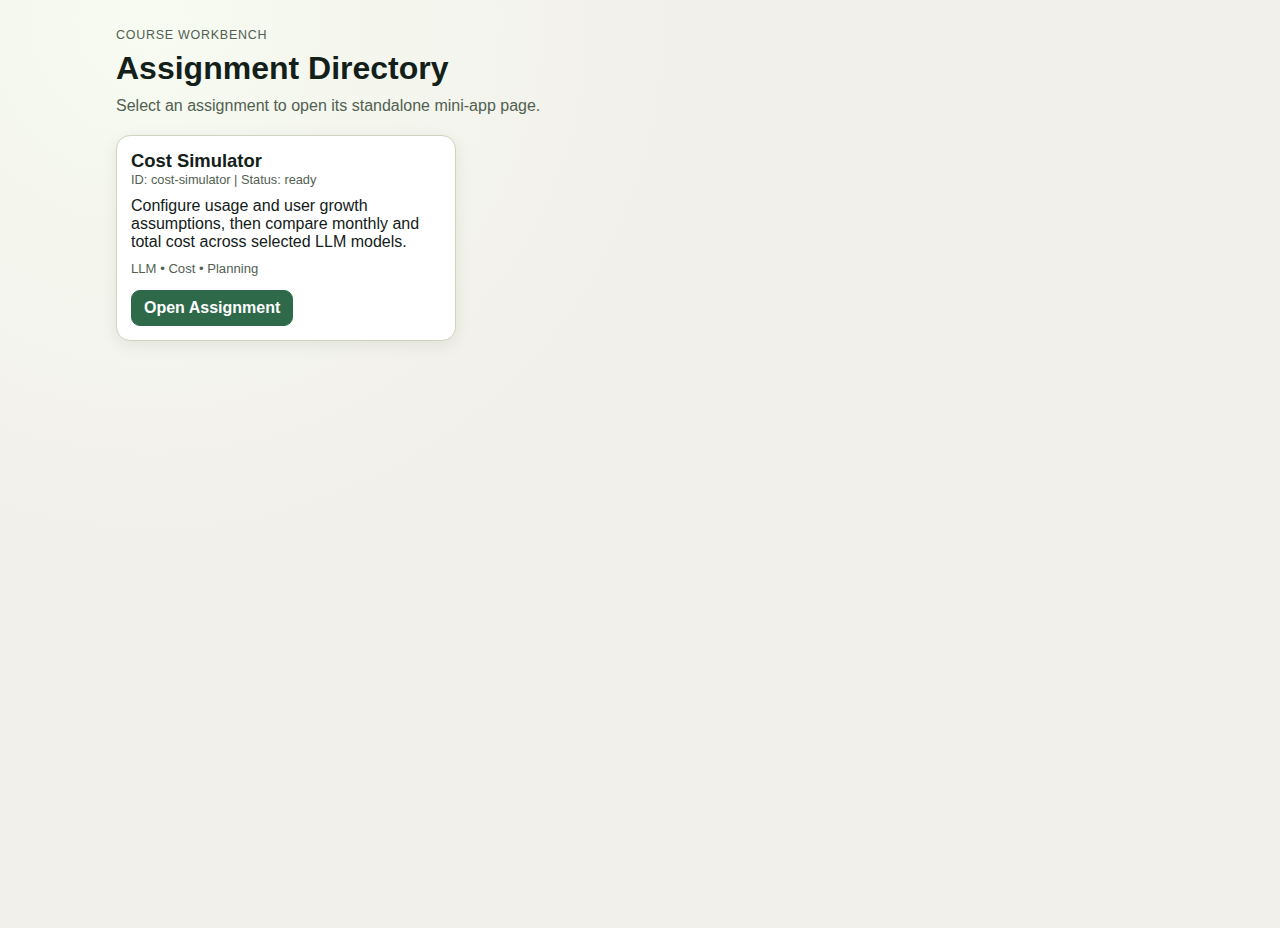
<file: index.html>
<!doctype html>
<html lang="en">
<head>
  <meta charset="UTF-8">
  <meta name="viewport" content="width=device-width, initial-scale=1.0">
  <title>Assignment Directory</title>
  <link rel="stylesheet" href="/shared/site.css">
</head>
<body>
  <main class="shell">
    <header class="hero">
      <p class="eyebrow">Course Workbench</p>
      <h1>Assignment Directory</h1>
      <p class="sub">Select an assignment to open its standalone mini-app page.</p>
    </header>

    <section>
      <div id="assignmentGrid" class="grid"></div>
      <p id="statusMessage" class="status">Loading assignments...</p>
    </section>
  </main>

  <script>
    async function loadAssignments() {
      const grid = document.getElementById("assignmentGrid");
      const status = document.getElementById("statusMessage");

      try {
        const response = await fetch("/assignments/manifest.json", { cache: "no-store" });
        if (!response.ok) throw new Error("manifest unavailable");
        const data = await response.json();
        const assignments = Array.isArray(data.assignments) ? data.assignments : [];

        if (!assignments.length) {
          status.textContent = "No assignments are registered yet.";
          return;
        }

        assignments.forEach((item) => {
          const card = document.createElement("article");
          card.className = "card";

          const title = document.createElement("h2");
          title.textContent = item.title || "Untitled Assignment";

          const meta = document.createElement("p");
          meta.className = "meta";
          meta.textContent = `ID: ${item.id || "n/a"} | Status: ${item.status || "draft"}`;

          const desc = document.createElement("p");
          desc.textContent = item.description || "No description.";

          const tags = document.createElement("p");
          tags.className = "tags";
          tags.textContent = Array.isArray(item.tags) && item.tags.length ? item.tags.join(" • ") : "No tags";

          const link = document.createElement("a");
          link.className = "btn";
          link.href = item.path || "#";
          link.textContent = "Open Assignment";

          card.appendChild(title);
          card.appendChild(meta);
          card.appendChild(desc);
          card.appendChild(tags);
          card.appendChild(link);
          grid.appendChild(card);
        });

        status.textContent = "";
      } catch (error) {
        status.textContent = "Could not load assignment manifest.";
      }
    }

    loadAssignments();
  </script>
</body>
</html>
</file>
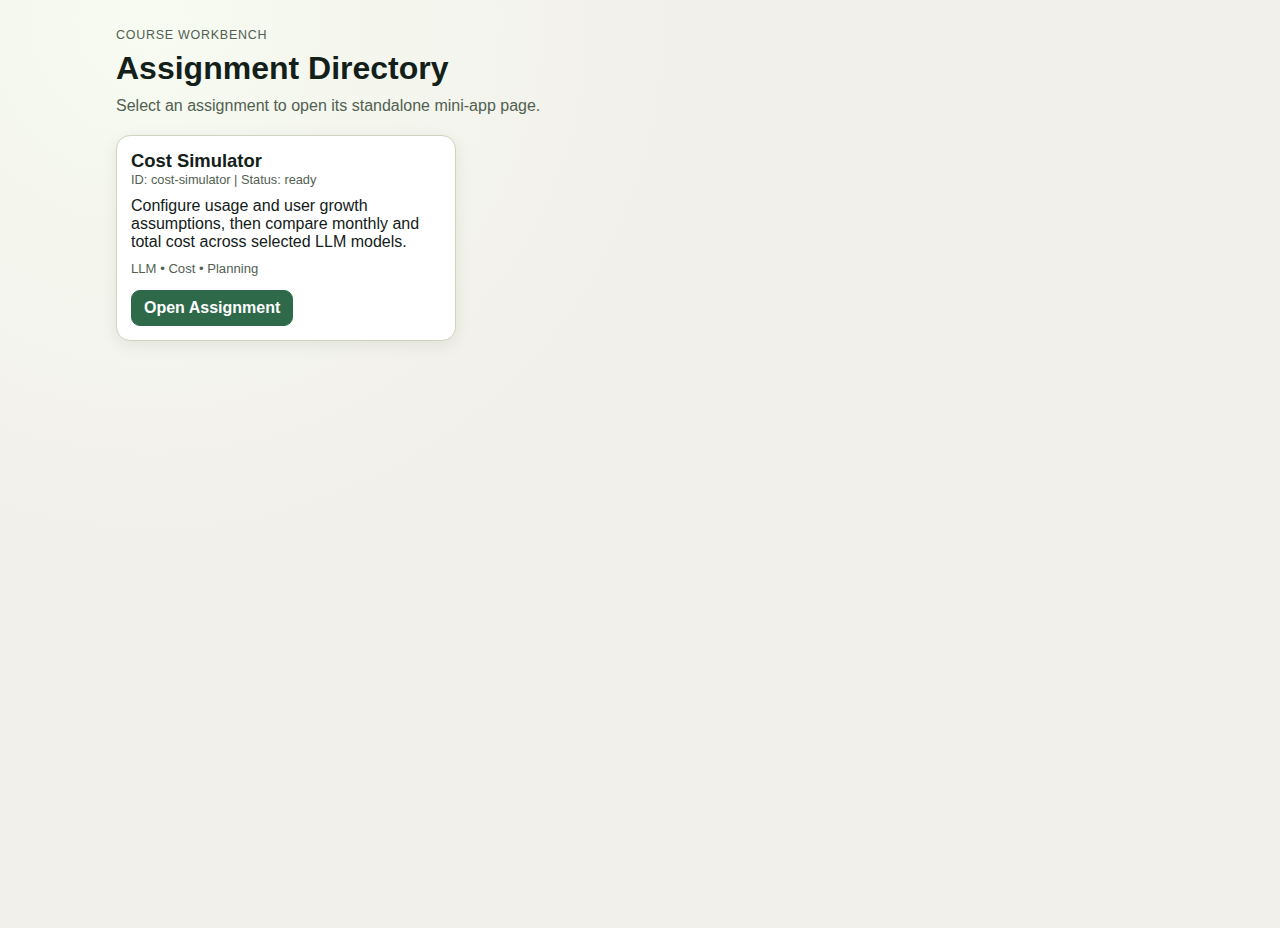
<file: assignments/index.html>
<!doctype html>
<html lang="en">
<head>
  <meta charset="UTF-8">
  <meta name="viewport" content="width=device-width, initial-scale=1.0">
  <title>Assignments</title>
  <meta http-equiv="refresh" content="0; url=/">
</head>
<body>
  <p>Redirecting to <a href="/">Assignment Directory</a>...</p>
</body>
</html>
</file>
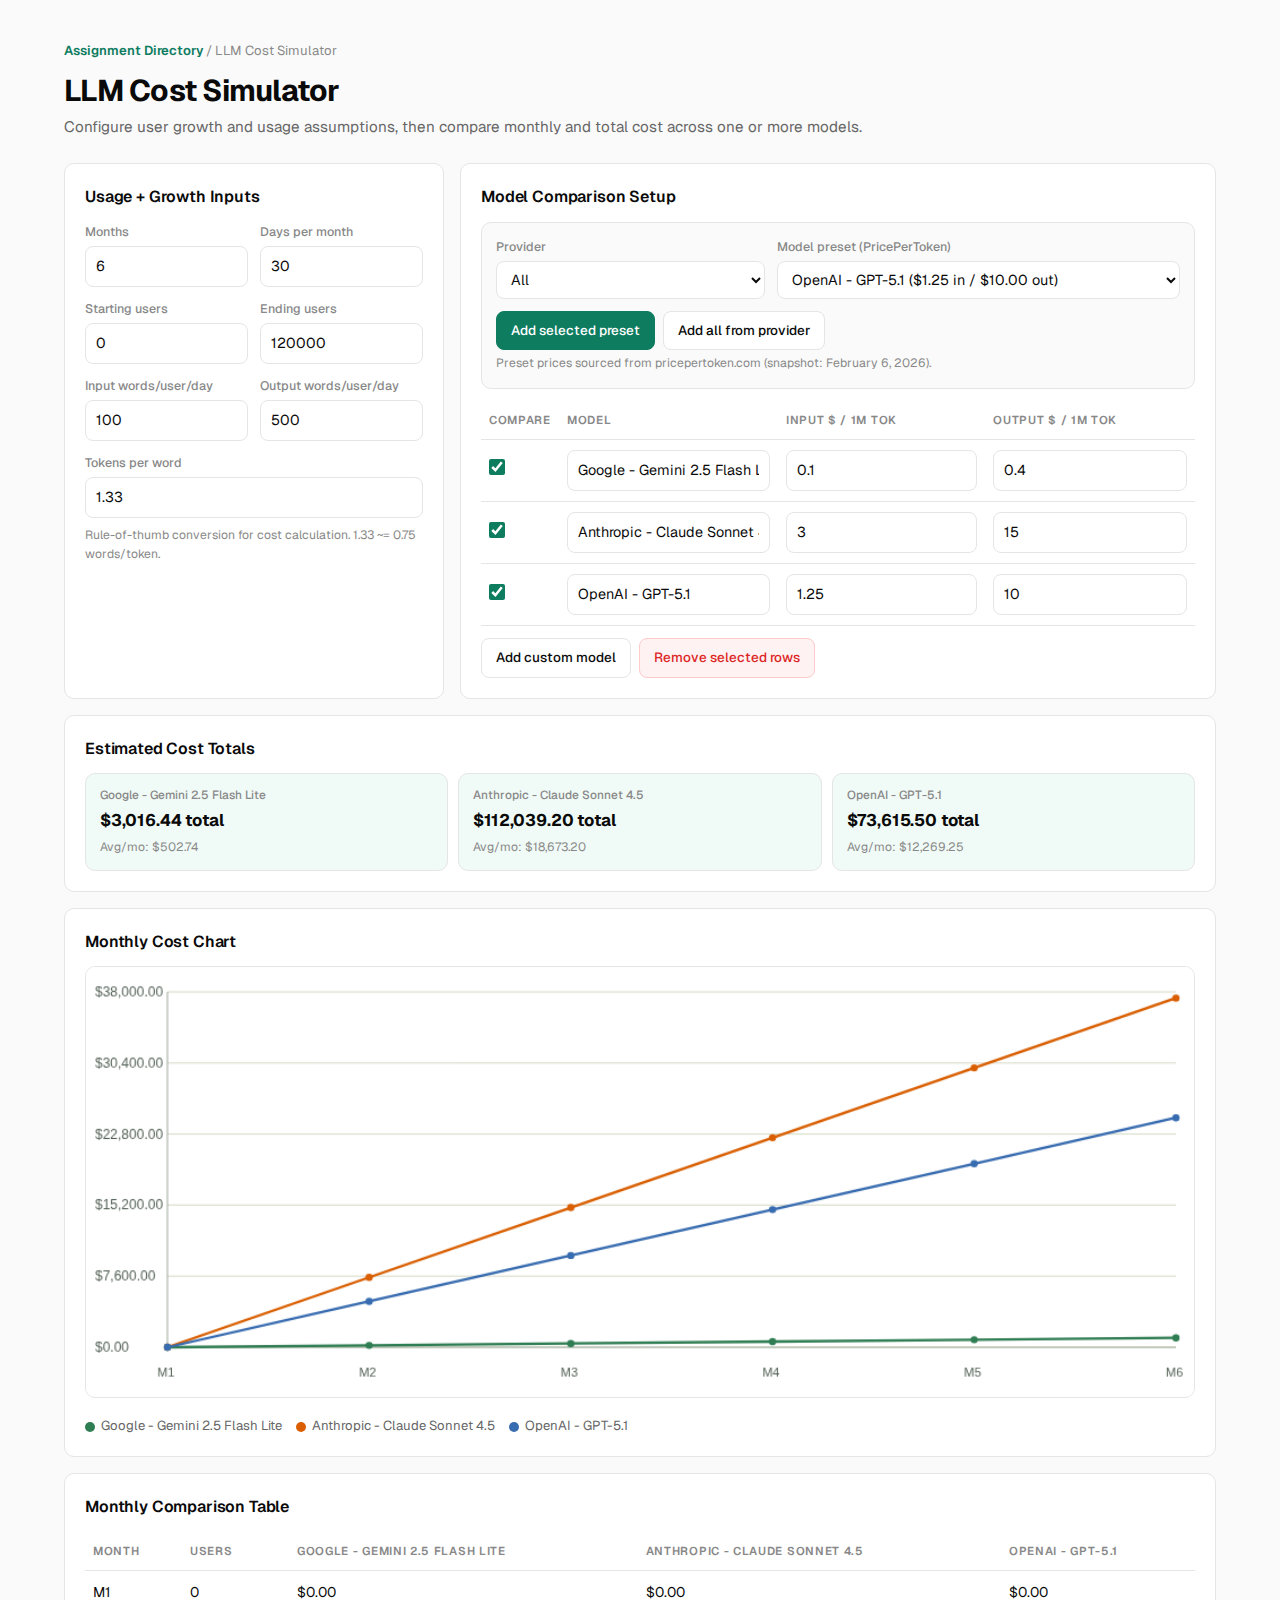
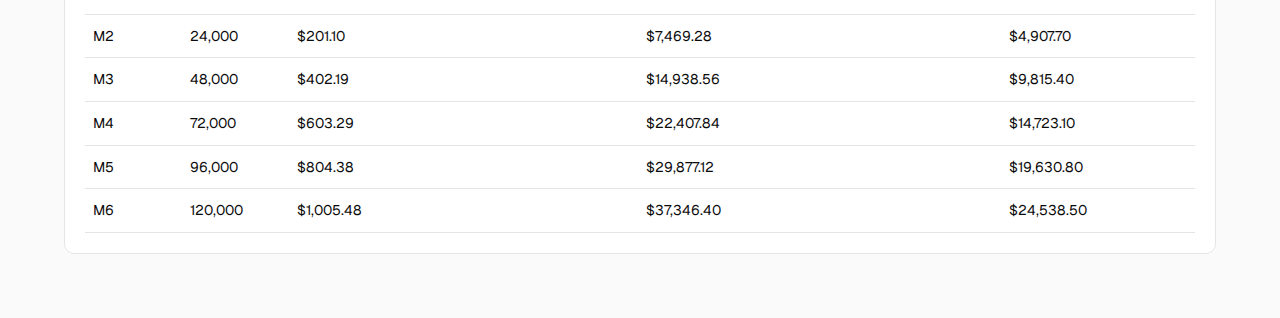
<file: assignments/cost-simulator/index.html>
<!doctype html>
<html lang="en">
<head>
  <meta charset="UTF-8">
  <meta name="viewport" content="width=device-width, initial-scale=1.0">
  <title>LLM Cost Simulator</title>
  <link rel="preconnect" href="https://fonts.googleapis.com">
  <link rel="preconnect" href="https://fonts.gstatic.com" crossorigin>
  <link href="https://fonts.googleapis.com/css2?family=Geist:wght@400;500;600;700&display=swap" rel="stylesheet">
  <style>
    :root {
      --bg: #fafafa;
      --panel: #ffffff;
      --line: #e5e5e5;
      --line-hover: #cfcfcf;
      --text: #0a0a0a;
      --text-secondary: #666666;
      --muted: #888888;
      --accent: #0d7c5f;
      --accent-hover: #0a6049;
      --accent-soft: #f0faf6;
      --danger: #dc2626;
      --danger-soft: #fef2f2;
      --radius: 10px;
      --font: 'Geist', -apple-system, BlinkMacSystemFont, 'Segoe UI', sans-serif;
    }

    * {
      box-sizing: border-box;
      margin: 0;
      padding: 0;
    }

    body {
      font-family: var(--font);
      color: var(--text);
      background: var(--bg);
      min-height: 100vh;
      line-height: 1.6;
      -webkit-font-smoothing: antialiased;
    }

    .wrap {
      max-width: 1200px;
      margin: 0 auto;
      padding: 40px 24px 64px;
    }

    .crumb {
      margin: 0 0 12px;
      font-size: 0.82rem;
      color: var(--muted);
    }

    .crumb a {
      color: var(--accent);
      text-decoration: none;
      font-weight: 600;
    }

    .crumb a:hover {
      text-decoration: underline;
    }

    h1 {
      font-size: 1.875rem;
      font-weight: 700;
      letter-spacing: -0.025em;
      line-height: 1.2;
      margin-bottom: 6px;
    }

    p.sub {
      margin: 0 0 24px;
      color: var(--text-secondary);
      font-size: 0.95rem;
    }

    .grid {
      display: grid;
      grid-template-columns: 1fr;
      gap: 16px;
    }

    @media (min-width: 980px) {
      .grid {
        grid-template-columns: 380px 1fr;
      }
    }

    .card {
      background: var(--panel);
      border: 1px solid var(--line);
      border-radius: var(--radius);
      padding: 20px;
    }

    h2 {
      font-size: 1rem;
      font-weight: 600;
      letter-spacing: -0.01em;
      margin-bottom: 12px;
    }

    .input-grid {
      display: grid;
      grid-template-columns: 1fr 1fr;
      gap: 12px;
    }

    .field {
      display: grid;
      gap: 4px;
    }

    .field.full {
      grid-column: 1 / -1;
    }

    label {
      font-size: 0.78rem;
      font-weight: 500;
      color: var(--muted);
    }

    input, select, button {
      font: inherit;
    }

    input[type="number"], input[type="text"], select {
      width: 100%;
      border: 1px solid var(--line);
      border-radius: 8px;
      padding: 8px 10px;
      background: #fff;
      color: var(--text);
      font-size: 0.9rem;
      transition: border-color 0.15s ease;
    }

    input[type="number"]:focus, input[type="text"]:focus, select:focus {
      outline: none;
      border-color: var(--accent);
      box-shadow: 0 0 0 3px var(--accent-soft);
    }

    input[type="checkbox"] {
      width: 16px;
      height: 16px;
      accent-color: var(--accent);
      cursor: pointer;
    }

    .hint {
      color: var(--muted);
      font-size: 0.76rem;
      margin-top: 4px;
    }

    .model-table-wrap {
      overflow-x: auto;
    }

    table {
      width: 100%;
      border-collapse: collapse;
      font-size: 0.88rem;
    }

    th, td {
      border-bottom: 1px solid var(--line);
      padding: 10px 8px;
      text-align: left;
      vertical-align: middle;
      white-space: nowrap;
    }

    th {
      color: var(--muted);
      font-weight: 600;
      font-size: 0.72rem;
      text-transform: uppercase;
      letter-spacing: 0.06em;
    }

    td input[type="number"] {
      min-width: 115px;
    }

    td input[type="text"] {
      min-width: 160px;
    }

    .row-actions {
      display: flex;
      gap: 8px;
      margin-top: 12px;
      flex-wrap: wrap;
    }

    button {
      border: 1px solid var(--line);
      border-radius: 8px;
      background: #fff;
      color: var(--text);
      padding: 8px 14px;
      cursor: pointer;
      font-size: 0.84rem;
      font-weight: 500;
      transition: border-color 0.15s ease, background 0.15s ease;
    }

    button:hover {
      border-color: var(--line-hover);
    }

    button.primary {
      border-color: var(--accent);
      background: var(--accent);
      color: #fff;
    }

    button.primary:hover {
      background: var(--accent-hover);
      border-color: var(--accent-hover);
    }

    button.warn {
      border-color: #fecaca;
      color: var(--danger);
      background: var(--danger-soft);
    }

    button.warn:hover {
      border-color: var(--danger);
    }

    .totals {
      margin: 4px 0 0;
      display: grid;
      grid-template-columns: repeat(auto-fit, minmax(180px, 1fr));
      gap: 10px;
    }

    .pill {
      border: 1px solid var(--line);
      border-radius: var(--radius);
      padding: 12px 14px;
      background: var(--accent-soft);
    }

    .pill .name {
      display: block;
      color: var(--muted);
      font-size: 0.74rem;
      font-weight: 500;
      white-space: nowrap;
      overflow: hidden;
      text-overflow: ellipsis;
      margin-bottom: 2px;
    }

    .pill .value {
      font-size: 1.05rem;
      font-weight: 700;
      letter-spacing: -0.01em;
    }

    .chart-wrap {
      width: 100%;
      overflow-x: auto;
    }

    canvas {
      width: 100%;
      max-width: 100%;
      border: 1px solid var(--line);
      border-radius: var(--radius);
      background: #fff;
    }

    .legend {
      margin-top: 10px;
      display: flex;
      gap: 14px;
      flex-wrap: wrap;
      font-size: 0.82rem;
      color: var(--text-secondary);
    }

    .dot {
      width: 10px;
      height: 10px;
      display: inline-block;
      border-radius: 50%;
      margin-right: 6px;
      vertical-align: middle;
    }

    .comparison-wrap {
      overflow-x: auto;
      margin-top: 10px;
    }

    .preset-controls {
      border: 1px solid var(--line);
      border-radius: var(--radius);
      padding: 14px;
      background: var(--bg);
      margin-bottom: 12px;
    }

    .preset-grid {
      display: grid;
      gap: 12px;
      grid-template-columns: 1fr;
    }

    @media (min-width: 700px) {
      .preset-grid {
        grid-template-columns: 1fr 1.5fr;
      }
    }

    @media (max-width: 600px) {
      .wrap {
        padding: 24px 16px 48px;
      }

      h1 {
        font-size: 1.5rem;
      }

      .input-grid {
        grid-template-columns: 1fr;
      }
    }
  </style>
</head>
<body>
  <main class="wrap">
    <p class="crumb"><a href="/">Assignment Directory</a> / LLM Cost Simulator</p>
    <h1>LLM Cost Simulator</h1>
    <p class="sub">Configure user growth and usage assumptions, then compare monthly and total cost across one or more models.</p>

    <div class="grid">
      <section class="card">
        <h2>Usage + Growth Inputs</h2>
        <div class="input-grid" id="configFields">
          <div class="field">
            <label for="months">Months</label>
            <input id="months" type="number" min="1" step="1" value="6">
          </div>
          <div class="field">
            <label for="daysPerMonth">Days per month</label>
            <input id="daysPerMonth" type="number" min="1" step="1" value="30">
          </div>
          <div class="field">
            <label for="startUsers">Starting users</label>
            <input id="startUsers" type="number" min="0" step="100" value="0">
          </div>
          <div class="field">
            <label for="endUsers">Ending users</label>
            <input id="endUsers" type="number" min="0" step="100" value="120000">
          </div>
          <div class="field">
            <label for="inputWords">Input words/user/day</label>
            <input id="inputWords" type="number" min="0" step="1" value="100">
          </div>
          <div class="field">
            <label for="outputWords">Output words/user/day</label>
            <input id="outputWords" type="number" min="0" step="1" value="500">
          </div>
          <div class="field full">
            <label for="tokensPerWord">Tokens per word</label>
            <input id="tokensPerWord" type="number" min="0.1" step="0.01" value="1.33">
            <div class="hint">Rule-of-thumb conversion for cost calculation. 1.33 ~= 0.75 words/token.</div>
          </div>
        </div>
      </section>

      <section class="card">
        <h2>Model Comparison Setup</h2>
        <div class="preset-controls">
          <div class="preset-grid">
            <div class="field">
              <label for="providerFilter">Provider</label>
              <select id="providerFilter"></select>
            </div>
            <div class="field">
              <label for="presetModel">Model preset (PricePerToken)</label>
              <select id="presetModel"></select>
            </div>
          </div>
          <div class="row-actions">
            <button id="addPreset" type="button" class="primary">Add selected preset</button>
            <button id="addVisiblePresets" type="button">Add all from provider</button>
          </div>
          <div class="hint">Preset prices sourced from pricepertoken.com (snapshot: February 6, 2026).</div>
        </div>
        <div class="model-table-wrap">
          <table id="modelTable">
            <thead>
              <tr>
                <th>Compare</th>
                <th>Model</th>
                <th>Input $ / 1M tok</th>
                <th>Output $ / 1M tok</th>
              </tr>
            </thead>
            <tbody></tbody>
          </table>
        </div>
        <div class="row-actions">
          <button id="addModel" type="button">Add custom model</button>
          <button id="removeModel" type="button" class="warn">Remove selected rows</button>
        </div>
      </section>
    </div>

    <section class="card" style="margin-top: 16px;">
      <h2>Estimated Cost Totals</h2>
      <div id="totals" class="totals"></div>
    </section>

    <section class="card" style="margin-top: 16px;">
      <h2>Monthly Cost Chart</h2>
      <div class="chart-wrap">
        <canvas id="costChart" width="980" height="380"></canvas>
      </div>
      <div id="legend" class="legend"></div>
    </section>

    <section class="card" style="margin-top: 16px;">
      <h2>Monthly Comparison Table</h2>
      <div class="comparison-wrap">
        <table id="comparisonTable">
          <thead></thead>
          <tbody></tbody>
        </table>
      </div>
    </section>
  </main>

  <script>
    const MODEL_CATALOG = [
      { key: "openai-gpt-5-1", provider: "OpenAI", model: "GPT-5.1", inputPrice: 1.25, outputPrice: 10.0, source: "https://pricepertoken.com/pricing-page/provider/openai" },
      { key: "openai-o4-mini-high", provider: "OpenAI", model: "o4 Mini High", inputPrice: 1.1, outputPrice: 4.4, source: "https://pricepertoken.com/pricing-page/model/o4-mini-high" },
      { key: "openai-gpt-5-2-pro", provider: "OpenAI", model: "GPT-5.2 Pro", inputPrice: 21.0, outputPrice: 168.0, source: "https://pricepertoken.com/pricing-page/provider/openai" },
      { key: "openai-gpt-oss-20b", provider: "OpenAI", model: "GPT-OSS-20B", inputPrice: 0.02, outputPrice: 0.1, source: "https://pricepertoken.com/pricing-page/provider/openai" },
      { key: "anthropic-claude-haiku-4-5", provider: "Anthropic", model: "Claude Haiku 4.5", inputPrice: 1.0, outputPrice: 5.0, source: "https://pricepertoken.com/pricing-page/provider/anthropic" },
      { key: "anthropic-claude-sonnet-4-5", provider: "Anthropic", model: "Claude Sonnet 4.5", inputPrice: 3.0, outputPrice: 15.0, source: "https://pricepertoken.com/pricing-page/provider/anthropic" },
      { key: "anthropic-claude-opus-4-5", provider: "Anthropic", model: "Claude Opus 4.5", inputPrice: 5.0, outputPrice: 25.0, source: "https://pricepertoken.com/pricing-page/provider/anthropic" },
      { key: "google-gemini-2-5-flash-lite", provider: "Google", model: "Gemini 2.5 Flash Lite", inputPrice: 0.1, outputPrice: 0.4, source: "https://pricepertoken.com/pricing-page/provider/google" },
      { key: "google-gemini-2-5-flash", provider: "Google", model: "Gemini 2.5 Flash", inputPrice: 0.3, outputPrice: 2.5, source: "https://pricepertoken.com/pricing-page/provider/google" },
      { key: "google-gemini-2-5-pro", provider: "Google", model: "Gemini 2.5 Pro", inputPrice: 1.25, outputPrice: 10.0, source: "https://pricepertoken.com/pricing-page/provider/google" },
      { key: "xai-grok-4-1-fast", provider: "xAI", model: "Grok 4.1 Fast", inputPrice: 0.2, outputPrice: 0.5, source: "https://pricepertoken.com/pricing-page/provider/x-ai" },
      { key: "xai-grok-4", provider: "xAI", model: "Grok 4", inputPrice: 3.0, outputPrice: 15.0, source: "https://pricepertoken.com/pricing-page/provider/x-ai" },
      { key: "xai-grok-3-mini", provider: "xAI", model: "Grok 3 Mini", inputPrice: 0.3, outputPrice: 0.5, source: "https://pricepertoken.com/pricing-page/provider/x-ai" },
      { key: "mistral-small-3-1-24b", provider: "Mistral", model: "Mistral Small 3.1 24B", inputPrice: 0.03, outputPrice: 0.11, source: "https://pricepertoken.com/pricing-page/provider/mistral-ai" },
      { key: "mistral-medium-3-1", provider: "Mistral", model: "Mistral Medium 3.1", inputPrice: 0.4, outputPrice: 2.0, source: "https://pricepertoken.com/pricing-page/provider/mistral-ai" },
      { key: "mistral-large-3-2512", provider: "Mistral", model: "Mistral Large 3 2512", inputPrice: 0.5, outputPrice: 1.5, source: "https://pricepertoken.com/pricing-page/provider/mistral-ai" },
      { key: "deepseek-v3-2", provider: "DeepSeek", model: "DeepSeek V3.2", inputPrice: 0.25, outputPrice: 0.38, source: "https://pricepertoken.com/pricing-page/provider/deepseek" },
      { key: "deepseek-v3-1", provider: "DeepSeek", model: "DeepSeek V3.1", inputPrice: 0.15, outputPrice: 0.75, source: "https://pricepertoken.com/pricing-page/provider/deepseek" },
      { key: "deepseek-r1", provider: "DeepSeek", model: "DeepSeek R1", inputPrice: 0.7, outputPrice: 2.5, source: "https://pricepertoken.com/pricing-page/provider/deepseek" }
    ];

    const DEFAULT_PRESET_KEYS = [
      "google-gemini-2-5-flash-lite",
      "anthropic-claude-sonnet-4-5",
      "openai-gpt-5-1"
    ];

    const state = {
      models: [],
      selectedProvider: "All",
      selectedPresetKey: ""
    };

    const colors = ["#2f7d52", "#d95f02", "#386cb0", "#f3a712", "#8c3a3a", "#6b7280", "#047857", "#1d4ed8"];
    const numberFmt = new Intl.NumberFormat("en-US");
    const moneyFmt = new Intl.NumberFormat("en-US", { style: "currency", currency: "USD", maximumFractionDigits: 2 });

    const dom = {
      months: document.getElementById("months"),
      daysPerMonth: document.getElementById("daysPerMonth"),
      startUsers: document.getElementById("startUsers"),
      endUsers: document.getElementById("endUsers"),
      inputWords: document.getElementById("inputWords"),
      outputWords: document.getElementById("outputWords"),
      tokensPerWord: document.getElementById("tokensPerWord"),
      providerFilter: document.getElementById("providerFilter"),
      presetModel: document.getElementById("presetModel"),
      addPreset: document.getElementById("addPreset"),
      addVisiblePresets: document.getElementById("addVisiblePresets"),
      modelTbody: document.querySelector("#modelTable tbody"),
      addModel: document.getElementById("addModel"),
      removeModel: document.getElementById("removeModel"),
      totals: document.getElementById("totals"),
      chart: document.getElementById("costChart"),
      legend: document.getElementById("legend"),
      comparisonHead: document.querySelector("#comparisonTable thead"),
      comparisonBody: document.querySelector("#comparisonTable tbody")
    };

    function clamp(value, min, fallback) {
      if (!Number.isFinite(value)) return fallback;
      return Math.max(min, value);
    }

    function escapeAttr(value) {
      return String(value)
        .replace(/&/g, "&amp;")
        .replace(/"/g, "&quot;")
        .replace(/</g, "&lt;")
        .replace(/>/g, "&gt;");
    }

    function readConfig() {
      const months = Math.round(clamp(parseFloat(dom.months.value), 1, 6));
      const daysPerMonth = Math.round(clamp(parseFloat(dom.daysPerMonth.value), 1, 30));
      const startUsers = clamp(parseFloat(dom.startUsers.value), 0, 0);
      const endUsers = clamp(parseFloat(dom.endUsers.value), 0, 120000);
      const inputWords = clamp(parseFloat(dom.inputWords.value), 0, 100);
      const outputWords = clamp(parseFloat(dom.outputWords.value), 0, 500);
      const tokensPerWord = clamp(parseFloat(dom.tokensPerWord.value), 0.1, 1.33);

      dom.months.value = months;
      dom.daysPerMonth.value = daysPerMonth;
      dom.startUsers.value = Math.round(startUsers);
      dom.endUsers.value = Math.round(endUsers);
      dom.inputWords.value = inputWords;
      dom.outputWords.value = outputWords;
      dom.tokensPerWord.value = tokensPerWord;

      return { months, daysPerMonth, startUsers, endUsers, inputWords, outputWords, tokensPerWord };
    }

    function computeUsersByMonth(months, startUsers, endUsers) {
      const arr = [];
      if (months === 1) {
        arr.push(startUsers);
        return arr;
      }
      const step = (endUsers - startUsers) / (months - 1);
      for (let i = 0; i < months; i += 1) {
        arr.push(startUsers + step * i);
      }
      return arr;
    }

    function computeModelCosts(config, model) {
      const usersByMonth = computeUsersByMonth(config.months, config.startUsers, config.endUsers);
      const monthlyCosts = usersByMonth.map((users) => {
        const inputTokens = users * config.daysPerMonth * config.inputWords * config.tokensPerWord;
        const outputTokens = users * config.daysPerMonth * config.outputWords * config.tokensPerWord;
        const inCost = (inputTokens / 1_000_000) * model.inputPrice;
        const outCost = (outputTokens / 1_000_000) * model.outputPrice;
        return inCost + outCost;
      });
      const total = monthlyCosts.reduce((sum, val) => sum + val, 0);
      return { usersByMonth, monthlyCosts, total };
    }

    function getProviders() {
      const providers = ["All"];
      MODEL_CATALOG.forEach((item) => {
        if (!providers.includes(item.provider)) providers.push(item.provider);
      });
      return providers;
    }

    function getFilteredCatalog() {
      if (state.selectedProvider === "All") return MODEL_CATALOG;
      return MODEL_CATALOG.filter((item) => item.provider === state.selectedProvider);
    }

    function renderProviderOptions() {
      const providers = getProviders();
      dom.providerFilter.innerHTML = "";
      providers.forEach((provider) => {
        const option = document.createElement("option");
        option.value = provider;
        option.textContent = provider;
        dom.providerFilter.appendChild(option);
      });
      dom.providerFilter.value = state.selectedProvider;
    }

    function renderPresetOptions() {
      const filtered = getFilteredCatalog();
      dom.presetModel.innerHTML = "";

      filtered.forEach((preset) => {
        const option = document.createElement("option");
        option.value = preset.key;
        const displayPrefix = state.selectedProvider === "All" ? `${preset.provider} - ` : "";
        option.textContent = `${displayPrefix}${preset.model} (${moneyFmt.format(preset.inputPrice)} in / ${moneyFmt.format(preset.outputPrice)} out)`;
        dom.presetModel.appendChild(option);
      });

      const hasSelected = filtered.some((item) => item.key === state.selectedPresetKey);
      state.selectedPresetKey = hasSelected ? state.selectedPresetKey : (filtered[0] ? filtered[0].key : "");
      if (state.selectedPresetKey) dom.presetModel.value = state.selectedPresetKey;
    }

    function presetToModelRow(preset) {
      return {
        selected: true,
        name: `${preset.provider} - ${preset.model}`,
        inputPrice: preset.inputPrice,
        outputPrice: preset.outputPrice,
        presetKey: preset.key
      };
    }

    function addPresetByKey(presetKey, rerender) {
      const preset = MODEL_CATALOG.find((item) => item.key === presetKey);
      if (!preset) return;

      const exists = state.models.some((model) => model.presetKey === preset.key);
      if (exists) return;

      state.models.push(presetToModelRow(preset));
      if (rerender) {
        renderModels();
        recalc();
      }
    }

    function seedDefaultModels() {
      if (state.models.length > 0) return;
      DEFAULT_PRESET_KEYS.forEach((key) => addPresetByKey(key, false));
      if (state.models.length === 0) {
        state.models.push({
          selected: true,
          name: "Custom Model 1",
          inputPrice: 1.0,
          outputPrice: 3.0
        });
      }
    }

    function renderModels() {
      dom.modelTbody.innerHTML = "";
      state.models.forEach((model, i) => {
        const tr = document.createElement("tr");
        tr.innerHTML = `
          <td><input data-key="selected" data-index="${i}" type="checkbox" ${model.selected ? "checked" : ""}></td>
          <td><input data-key="name" data-index="${i}" type="text" value="${escapeAttr(model.name)}"></td>
          <td><input data-key="inputPrice" data-index="${i}" type="number" min="0" step="0.01" value="${model.inputPrice}"></td>
          <td><input data-key="outputPrice" data-index="${i}" type="number" min="0" step="0.01" value="${model.outputPrice}"></td>
        `;
        dom.modelTbody.appendChild(tr);
      });
    }

    function getSelectedModels() {
      return state.models.filter((m) => m.selected && m.name.trim().length > 0);
    }

    function renderTotals(resultByModel) {
      dom.totals.innerHTML = "";
      if (!resultByModel.length) {
        dom.totals.innerHTML = `<div class="pill"><span class="name">No models selected</span><span class="value">Select at least one model.</span></div>`;
        return;
      }

      resultByModel.forEach((row) => {
        const div = document.createElement("div");
        div.className = "pill";
        const name = document.createElement("span");
        name.className = "name";
        name.textContent = row.name;
        const value = document.createElement("span");
        value.className = "value";
        value.textContent = `${moneyFmt.format(row.total)} total`;
        const hint = document.createElement("div");
        hint.className = "hint";
        hint.textContent = `Avg/mo: ${moneyFmt.format(row.total / row.monthlyCosts.length)}`;
        div.appendChild(name);
        div.appendChild(value);
        div.appendChild(hint);
        dom.totals.appendChild(div);
      });
    }

    function drawChart(resultByModel) {
      const canvas = dom.chart;
      const ctx = canvas.getContext("2d");
      const width = canvas.width;
      const height = canvas.height;
      const pad = { top: 22, right: 16, bottom: 44, left: 72 };

      ctx.clearRect(0, 0, width, height);
      ctx.fillStyle = "#ffffff";
      ctx.fillRect(0, 0, width, height);

      if (!resultByModel.length) {
        ctx.fillStyle = "#566458";
        ctx.font = "14px Avenir Next, Segoe UI, Arial";
        ctx.fillText("Select at least one model to draw the chart.", 26, 36);
        return;
      }

      const months = resultByModel[0].monthlyCosts.length;
      let maxCost = 0;
      resultByModel.forEach((row) => {
        row.monthlyCosts.forEach((c) => { maxCost = Math.max(maxCost, c); });
      });
      maxCost = maxCost || 1;
      const roundedMax = Math.ceil(maxCost / 1000) * 1000;

      const plotW = width - pad.left - pad.right;
      const plotH = height - pad.top - pad.bottom;

      ctx.strokeStyle = "#d8dcc8";
      ctx.lineWidth = 1;
      for (let i = 0; i <= 5; i += 1) {
        const y = pad.top + (plotH / 5) * i;
        ctx.beginPath();
        ctx.moveTo(pad.left, y);
        ctx.lineTo(width - pad.right, y);
        ctx.stroke();

        const v = roundedMax - (roundedMax / 5) * i;
        ctx.fillStyle = "#566458";
        ctx.font = "12px Avenir Next, Segoe UI, Arial";
        ctx.fillText(moneyFmt.format(v), 8, y + 4);
      }

      ctx.strokeStyle = "#9ea89a";
      ctx.beginPath();
      ctx.moveTo(pad.left, pad.top);
      ctx.lineTo(pad.left, height - pad.bottom);
      ctx.lineTo(width - pad.right, height - pad.bottom);
      ctx.stroke();

      function xAt(monthIndex) {
        if (months === 1) return pad.left + plotW / 2;
        return pad.left + (plotW / (months - 1)) * monthIndex;
      }

      function yAt(cost) {
        return pad.top + (1 - cost / roundedMax) * plotH;
      }

      for (let i = 0; i < months; i += 1) {
        const x = xAt(i);
        ctx.fillStyle = "#566458";
        ctx.font = "11px Avenir Next, Segoe UI, Arial";
        ctx.fillText(`M${i + 1}`, x - 9, height - 18);
      }

      resultByModel.forEach((row, i) => {
        ctx.strokeStyle = colors[i % colors.length];
        ctx.lineWidth = 2.3;
        ctx.beginPath();
        row.monthlyCosts.forEach((cost, monthIndex) => {
          const x = xAt(monthIndex);
          const y = yAt(cost);
          if (monthIndex === 0) ctx.moveTo(x, y);
          else ctx.lineTo(x, y);
        });
        ctx.stroke();

        ctx.fillStyle = colors[i % colors.length];
        row.monthlyCosts.forEach((cost, monthIndex) => {
          const x = xAt(monthIndex);
          const y = yAt(cost);
          ctx.beginPath();
          ctx.arc(x, y, 3.2, 0, Math.PI * 2);
          ctx.fill();
        });
      });
    }

    function renderLegend(resultByModel) {
      dom.legend.innerHTML = "";
      resultByModel.forEach((row, i) => {
        const item = document.createElement("span");
        const dot = document.createElement("span");
        dot.className = "dot";
        dot.style.background = colors[i % colors.length];
        item.appendChild(dot);
        item.appendChild(document.createTextNode(row.name));
        dom.legend.appendChild(item);
      });
    }

    function renderComparisonTable(resultByModel, usersByMonth) {
      dom.comparisonHead.innerHTML = "";
      dom.comparisonBody.innerHTML = "";
      if (!resultByModel.length) return;

      const head = document.createElement("tr");
      const fixedHeaders = ["Month", "Users"];
      fixedHeaders.forEach((text) => {
        const th = document.createElement("th");
        th.textContent = text;
        head.appendChild(th);
      });
      resultByModel.forEach((m) => {
        const th = document.createElement("th");
        th.textContent = m.name;
        head.appendChild(th);
      });
      dom.comparisonHead.appendChild(head);

      const months = usersByMonth.length;
      for (let m = 0; m < months; m += 1) {
        const tr = document.createElement("tr");

        const monthCell = document.createElement("td");
        monthCell.textContent = `M${m + 1}`;
        tr.appendChild(monthCell);

        const userCell = document.createElement("td");
        userCell.textContent = numberFmt.format(Math.round(usersByMonth[m]));
        tr.appendChild(userCell);

        resultByModel.forEach((r) => {
          const td = document.createElement("td");
          td.textContent = moneyFmt.format(r.monthlyCosts[m]);
          tr.appendChild(td);
        });

        dom.comparisonBody.appendChild(tr);
      }
    }

    function recalc() {
      const config = readConfig();
      const selectedModels = getSelectedModels();
      const resultByModel = selectedModels.map((model) => {
        const r = computeModelCosts(config, model);
        return { ...r, name: model.name };
      });

      const usersByMonth = computeUsersByMonth(config.months, config.startUsers, config.endUsers);
      renderTotals(resultByModel);
      drawChart(resultByModel);
      renderLegend(resultByModel);
      renderComparisonTable(resultByModel, usersByMonth);
    }

    function onModelChange(event) {
      const target = event.target;
      const index = parseInt(target.dataset.index, 10);
      if (!Number.isInteger(index) || !state.models[index]) return;

      const key = target.dataset.key;
      if (key === "selected") state.models[index].selected = target.checked;
      if (key === "name") state.models[index].name = target.value;
      if (key === "inputPrice") state.models[index].inputPrice = clamp(parseFloat(target.value), 0, 0);
      if (key === "outputPrice") state.models[index].outputPrice = clamp(parseFloat(target.value), 0, 0);

      recalc();
    }

    function addCustomModel() {
      state.models.push({
        selected: true,
        name: `Custom Model ${state.models.length + 1}`,
        inputPrice: 1.0,
        outputPrice: 3.0
      });
      renderModels();
      recalc();
    }

    function removeSelectedRows() {
      const checkboxes = Array.from(dom.modelTbody.querySelectorAll('input[data-key="selected"]'));
      const selectedIndices = checkboxes
        .filter((cb) => cb.checked)
        .map((cb) => parseInt(cb.dataset.index, 10))
        .filter((i) => Number.isInteger(i));

      if (!selectedIndices.length) return;

      state.models = state.models.filter((_, idx) => !selectedIndices.includes(idx));
      if (state.models.length === 0) {
        seedDefaultModels();
      }
      renderModels();
      recalc();
    }

    function addSelectedPreset() {
      if (!state.selectedPresetKey) return;
      addPresetByKey(state.selectedPresetKey, true);
    }

    function addAllVisiblePresets() {
      const visible = getFilteredCatalog();
      visible.forEach((preset) => addPresetByKey(preset.key, false));
      renderModels();
      recalc();
    }

    document.getElementById("configFields").addEventListener("input", recalc);
    dom.providerFilter.addEventListener("change", (event) => {
      state.selectedProvider = event.target.value;
      renderPresetOptions();
    });
    dom.presetModel.addEventListener("change", (event) => {
      state.selectedPresetKey = event.target.value;
    });
    dom.addPreset.addEventListener("click", addSelectedPreset);
    dom.addVisiblePresets.addEventListener("click", addAllVisiblePresets);
    dom.modelTbody.addEventListener("input", onModelChange);
    dom.addModel.addEventListener("click", addCustomModel);
    dom.removeModel.addEventListener("click", removeSelectedRows);

    renderProviderOptions();
    renderPresetOptions();
    seedDefaultModels();
    renderModels();
    recalc();
  </script>
</body>
</html>
</file>
<file: shared/site.css>
:root {
  --bg: #f1f0ea;
  --panel: #ffffff;
  --line: #cfd4be;
  --text: #132019;
  --muted: #516051;
  --accent: #2e6a4a;
}

* {
  box-sizing: border-box;
}

body {
  margin: 0;
  font-family: "Avenir Next", "Segoe UI", Arial, sans-serif;
  color: var(--text);
  background:
    radial-gradient(circle at 12% 2%, #f7fbf1 0%, #f1f0ea 38%, #f1f0ea 100%),
    linear-gradient(160deg, #f1f0ea 0%, #e9ecdc 100%);
  min-height: 100vh;
}

.shell {
  max-width: 1080px;
  margin: 28px auto;
  padding: 0 16px 40px;
}

.hero {
  margin-bottom: 20px;
}

.eyebrow {
  color: var(--muted);
  text-transform: uppercase;
  letter-spacing: 0.06em;
  font-size: 0.78rem;
  margin: 0 0 8px;
}

h1 {
  margin: 0;
  font-size: 2rem;
}

.sub {
  margin-top: 10px;
  color: var(--muted);
}

.grid {
  display: grid;
  grid-template-columns: repeat(auto-fill, minmax(280px, 1fr));
  gap: 14px;
}

.card {
  background: var(--panel);
  border: 1px solid var(--line);
  border-radius: 14px;
  padding: 14px;
  box-shadow: 0 4px 16px rgba(22, 31, 25, 0.08);
}

.card h2 {
  margin: 0;
  font-size: 1.15rem;
}

.meta {
  margin: 6px 0 10px;
  color: var(--muted);
  font-size: 0.8rem;
}

.card p {
  margin: 0 0 10px;
}

.tags {
  color: var(--muted);
  font-size: 0.82rem;
}

.btn {
  display: inline-block;
  margin-top: 4px;
  border: 1px solid var(--accent);
  background: var(--accent);
  color: #fff;
  text-decoration: none;
  border-radius: 9px;
  padding: 8px 12px;
  font-weight: 600;
}

.status {
  color: var(--muted);
  margin-top: 12px;
}
</file>
